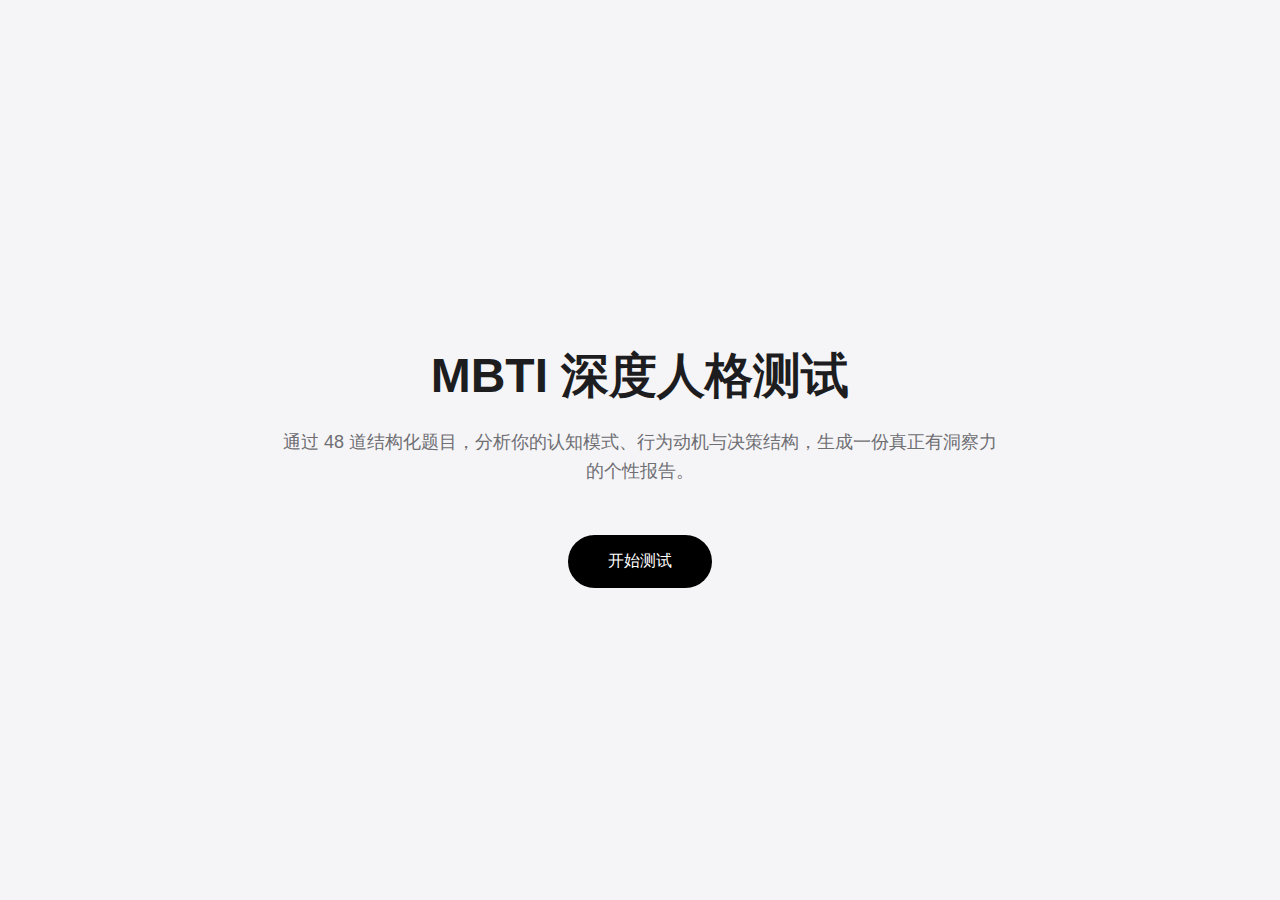
<file: index.html>
<!DOCTYPE html>
<html lang="zh">
<head>
<!-- Google Analytics -->
<script async src="https://www.googletagmanager.com/gtag/js?id=G-09SBQLCFL8"></script>
<script>
window.dataLayer = window.dataLayer || [];
function gtag(){dataLayer.push(arguments);}
gtag('js', new Date());
gtag('config', 'G-09SBQLCFL8');
</script>
<meta charset="UTF-8">
<meta name="viewport" content="width=device-width, initial-scale=1.0">
<title>MBTI 深度人格测试</title>

<style>
body{
margin:0;
font-family:-apple-system,BlinkMacSystemFont,"SF Pro Display","Helvetica Neue",sans-serif;
background:#f5f5f7;
display:flex;
justify-content:center;
align-items:center;
height:100vh;
color:#1d1d1f;
}
.container{
text-align:center;
max-width:720px;
padding:40px;
}
h1{
font-size:48px;
font-weight:600;
margin-bottom:20px;
}
p{
font-size:18px;
color:#6e6e73;
line-height:1.6;
margin-bottom:50px;
}
button{
background:#000;
color:#fff;
border:none;
padding:16px 40px;
border-radius:30px;
font-size:16px;
cursor:pointer;
}
button:hover{opacity:.85;}
</style>
</head>

<body>
<div class="container">
<h1>MBTI 深度人格测试</h1>
<p>通过 48 道结构化题目，分析你的认知模式、行为动机与决策结构，生成一份真正有洞察力的个性报告。</p>
<button onclick="location.href='quiz.html'">开始测试</button>
</div>
</body>
</html>
</file>
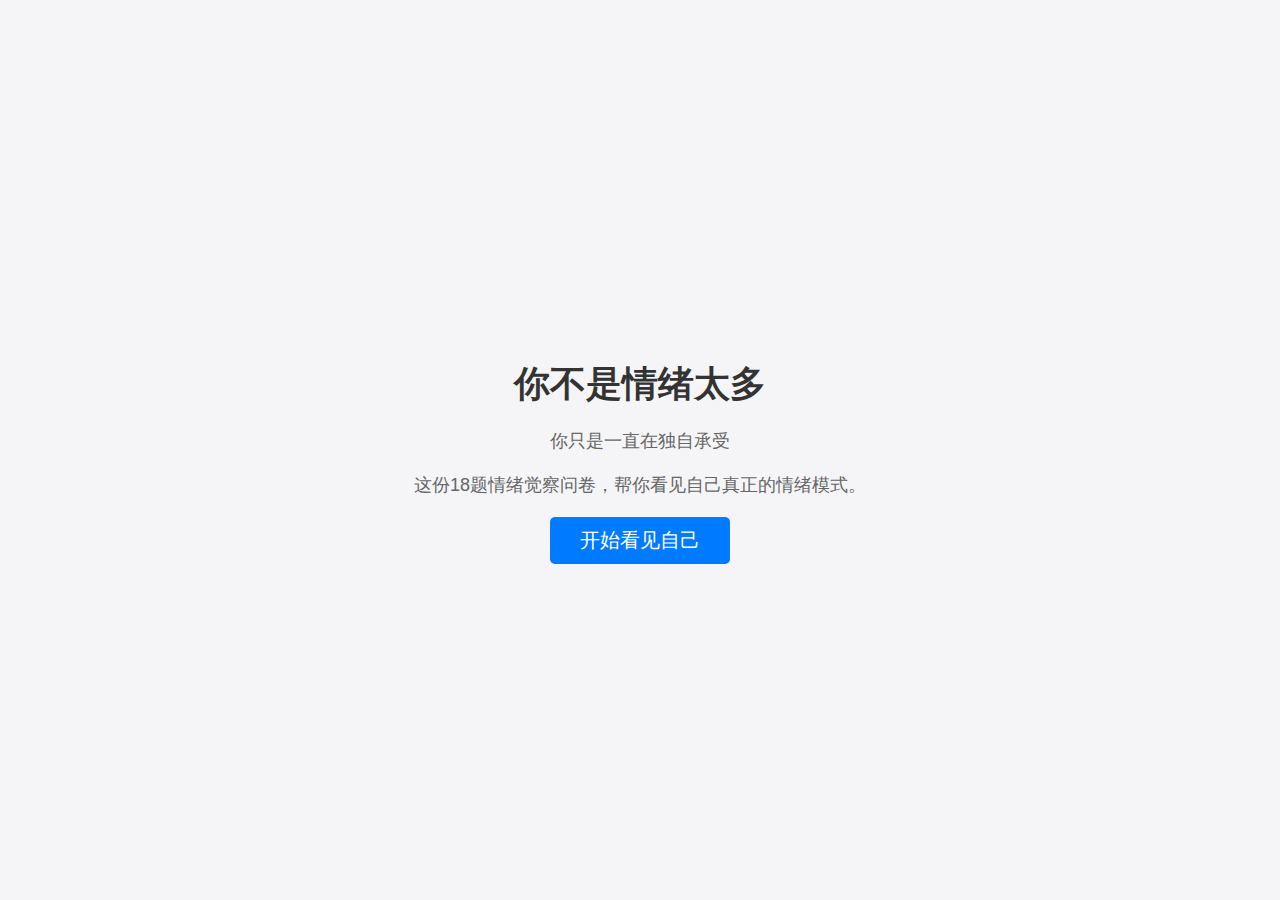
<file: backup_v1/index.html>
<!DOCTYPE html>
<html lang="zh">
<head>
    <meta charset="UTF-8">
    <meta name="viewport" content="width=device-width, initial-scale=1.0">
    <title>情绪觉察入口</title>
    <style>
        body {
            margin: 0;
            font-family: -apple-system, BlinkMacSystemFont, "SF Pro Display", sans-serif;
            background: #f5f5f7;
            display: flex;
            justify-content: center;
            align-items: center;
            height: 100vh;
            text-align: center;
        }
        .container {
            width: 80%;
            max-width: 600px;
        }
        h1 {
            font-size: 36px;
            margin-bottom: 20px;
            color: #333;
        }
        p {
            font-size: 18px;
            color: #666;
            margin-bottom: 20px;
        }
        button {
            background-color: #007bff;
            color: white;
            font-size: 20px;
            padding: 10px 30px;
            border: none;
            cursor: pointer;
            border-radius: 5px;
        }
        button:hover {
            background-color: #0056b3;
        }
    </style>
</head>
<body>
    <div class="container">
        <h1>你不是情绪太多</h1>
        <p>你只是一直在独自承受</p>
        <p>这份18题情绪觉察问卷，帮你看见自己真正的情绪模式。</p>
        <button onclick="window.location.href='questionnaire.html'">开始看见自己</button>
    </div>
</body>
</html>
</file>
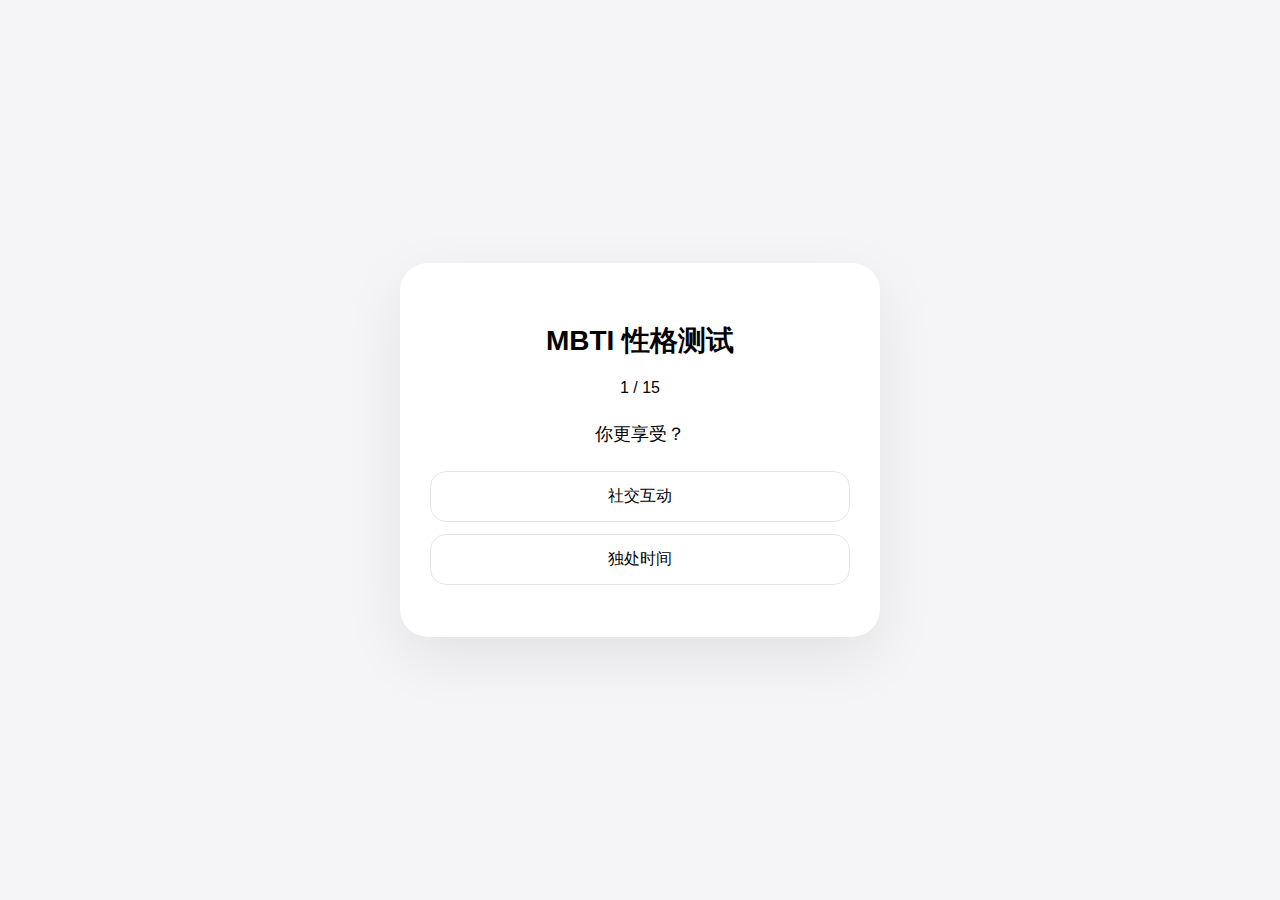
<file: index_backup.html>
<!DOCTYPE html>
<html lang="zh">
<head>
<meta charset="UTF-8">
<meta name="viewport" content="width=device-width, initial-scale=1.0">
<title>MBTI 性格测试</title>

<style>
body{
    margin:0;
    font-family:-apple-system,BlinkMacSystemFont,"SF Pro Display",sans-serif;
    background:#f5f5f7;
    display:flex;
    justify-content:center;
    align-items:center;
    min-height:100vh;
}

.container{
    width:90%;
    max-width:480px;
    text-align:center;
}

.card{
    background:white;
    border-radius:28px;
    padding:40px 30px;
    box-shadow:0 20px 60px rgba(0,0,0,0.08);
}

h1{
    font-size:28px;
    font-weight:600;
}

.question{
    margin:25px 0;
    font-size:18px;
}

.option{
    border:1px solid #e5e5e7;
    border-radius:16px;
    padding:14px;
    margin:12px 0;
    cursor:pointer;
    transition:0.2s;
}
.option:hover{
    background:#f2f2f7;
}

.qr{
    margin-top:25px;
    width:160px;
}

.sub{
    margin-top:15px;
    font-size:14px;
    color:#8e8e93;
    line-height:1.6;
}

.copy-btn{
    margin-top:15px;
    padding:10px 20px;
    border:none;
    border-radius:18px;
    background:black;
    color:white;
    font-size:14px;
    cursor:pointer;
}

#resultPage{ display:none; }
</style>
</head>
<body>

<div class="container">

<div class="card" id="testPage">
    <h1>MBTI 性格测试</h1>
    <div id="progress"></div>
    <div class="question" id="questionText"></div>
    <div id="options"></div>
</div>

<div class="card" id="resultPage">
    <h1 id="resultType"></h1>
    <p id="resultQuote" style="font-size:18px;margin-top:10px;"></p>

    <img src="wechat.png" class="qr">

    <div class="sub">
        扫码关注公众号<br><br>
        发送关键词：
        <b id="keyword"></b>
    </div>

    <button class="copy-btn" id="copyButton" onclick="copyKeyword()">
        一键复制关键词
    </button>

</div>

</div>

<script>
let scores={E:0,I:0,S:0,N:0,T:0,F:0,J:0,P:0};
let current=0;
let currentKeyword="";

const questions=[
["你更享受？","社交互动","独处时间","E","I"],
["你关注？","现实细节","未来可能","S","N"],
["做决定时？","理性分析","情感考虑","T","F"],
["做事风格？","按计划","随性","J","P"],
["别人眼中你？","外向","内向","E","I"],
["学习方式？","实际操作","概念理解","S","N"],
["冲突时？","讲逻辑","讲感受","T","F"],
["工作节奏？","提前规划","临时应变","J","P"],
["你更喜欢？","团队合作","独立完成","E","I"],
["思考习惯？","具体","抽象","S","N"],
["你更看重？","效率","关系","T","F"],
["生活状态？","有序","自由","J","P"],
["社交能量？","越聊越兴奋","聊久会累","E","I"],
["解决问题？","经验","灵感","S","N"],
["评价自己？","冷静","温柔","T","F"]
];

const quotes={
INTJ:"冷静布局者，天生的战略思考者。",
INTP:"逻辑构建者，用理性探索世界。",
ENTJ:"掌控全局的领导型人格。",
ENTP:"天生创新者，挑战一切可能。",
INFJ:"洞察人心的理想主义者。",
INFP:"温柔且坚定的灵魂。",
ENFJ:"点燃他人的引领者。",
ENFP:"充满激情的梦想家。",
ISTJ:"秩序与责任的执行者。",
ISFJ:"默默守护的温暖力量。",
ESTJ:"规则与效率的制定者。",
ESFJ:"关系连接的桥梁。",
ISTP:"冷静务实的实践派。",
ISFP:"自由而敏感的艺术灵魂。",
ESTP:"现实行动的掌控者。",
ESFP:"活力四射的氛围担当。"
};

function loadQuestion(){
    document.getElementById("progress").innerText=(current+1)+" / 15";
    document.getElementById("questionText").innerText=questions[current][0];
    let optionsDiv=document.getElementById("options");
    optionsDiv.innerHTML="";
    for(let i=1;i<=2;i++){
        let div=document.createElement("div");
        div.className="option";
        div.innerText=questions[current][i];
        div.onclick=()=>selectAnswer(questions[current][i+2]);
        optionsDiv.appendChild(div);
    }
}

function selectAnswer(type){
    scores[type]++;
    current++;
    if(current<questions.length){
        loadQuestion();
    }else{
        showResult();
    }
}

function showResult(){
    let result="";
    result+=scores.E>=scores.I?"E":"I";
    result+=scores.S>=scores.N?"S":"N";
    result+=scores.T>=scores.F?"T":"F";
    result+=scores.J>=scores.P?"J":"P";

    currentKeyword="MBTI"+result+"2026";

    document.getElementById("testPage").style.display="none";
    document.getElementById("resultPage").style.display="block";
    document.getElementById("resultType").innerText="你的类型是 "+result;
    document.getElementById("resultQuote").innerText=quotes[result];
    document.getElementById("keyword").innerText=currentKeyword;
}

function copyKeyword(){
    navigator.clipboard.writeText(currentKeyword).then(()=>{
        let btn=document.getElementById("copyButton");
        btn.innerText="已复制 ✓";
        btn.style.background="#34c759";
    });
}

loadQuestion();
</script>

</body>
</html>
</file>
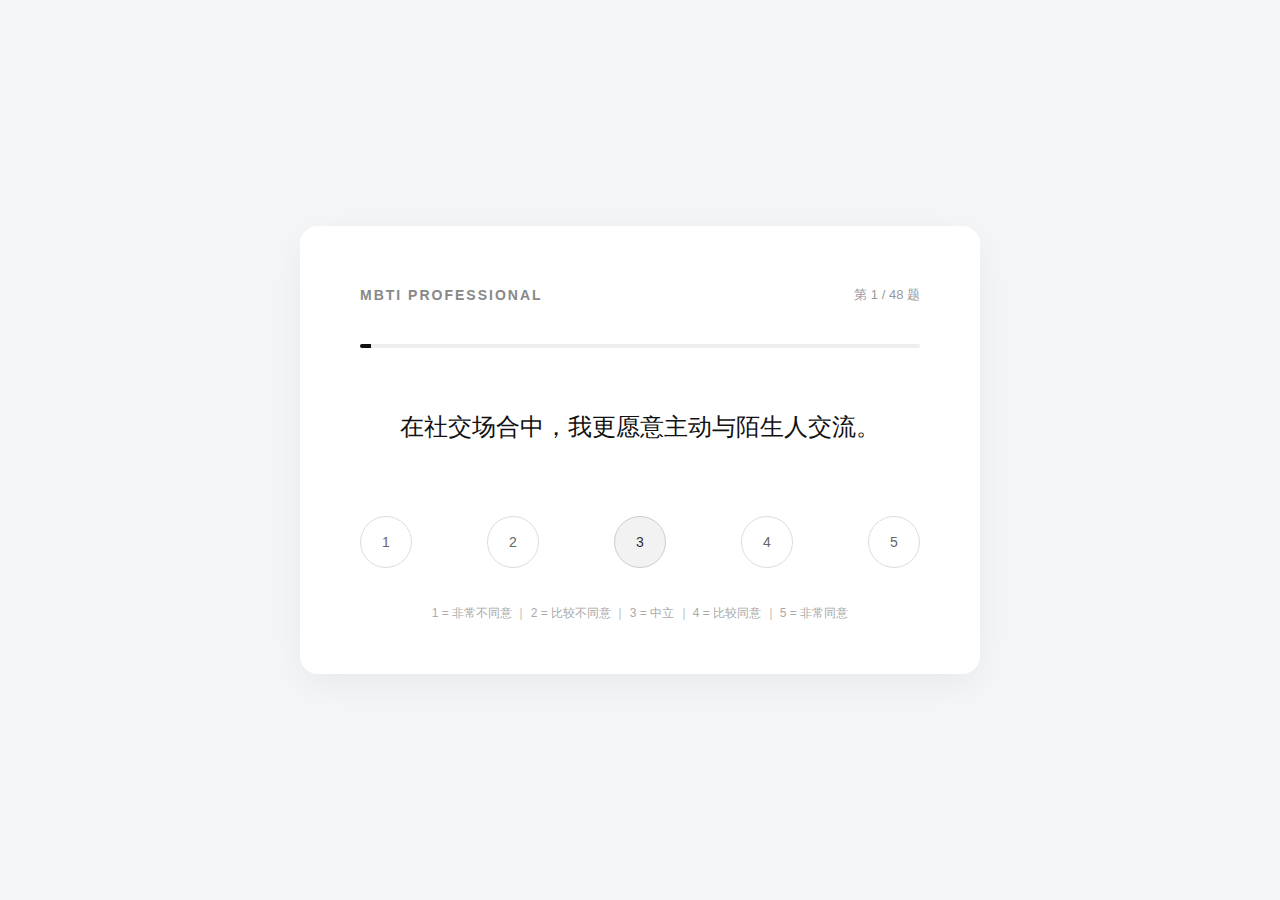
<file: preview.html>
<!DOCTYPE html>
<html lang="zh">
<head>
<meta charset="UTF-8">
<meta name="viewport" content="width=device-width, initial-scale=1.0">
<title>MBTI Professional Assessment</title>

<style>
*{
    box-sizing:border-box;
}

body{
    margin:0;
    font-family:-apple-system,BlinkMacSystemFont,"SF Pro Display","Helvetica Neue",sans-serif;
    background:#f5f6f8;
    color:#111;
    display:flex;
    justify-content:center;
    align-items:center;
    height:100vh;
}

.card{
    width:92%;
    max-width:680px;
    background:#ffffff;
    padding:60px 60px 50px 60px;
    border-radius:18px;
    box-shadow:0 10px 40px rgba(0,0,0,0.06);
    transition:all 0.3s ease;
}

.header{
    display:flex;
    justify-content:space-between;
    align-items:center;
    margin-bottom:40px;
}

.logo{
    font-size:14px;
    letter-spacing:2px;
    font-weight:600;
    color:#888;
}

.progress-text{
    font-size:13px;
    color:#999;
}

.progress-bar{
    width:100%;
    height:4px;
    background:#eee;
    border-radius:4px;
    overflow:hidden;
    margin-top:15px;
}

.progress-fill{
    width:2%;
    height:100%;
    background:#111;
    transition:width 0.4s ease;
}

.question{
    font-size:24px;
    font-weight:500;
    line-height:1.6;
    margin:60px 0 70px 0;
    text-align:center;
}

.scale{
    display:flex;
    justify-content:space-between;
    align-items:center;
}

.option{
    width:52px;
    height:52px;
    border-radius:50%;
    border:1px solid #ddd;
    display:flex;
    justify-content:center;
    align-items:center;
    cursor:pointer;
    transition:all 0.25s ease;
    font-size:14px;
    color:#666;
    background:#fff;
}

.option:nth-child(3){
    background:#f2f2f2;
    border-color:#ccc;
    color:#333;
}

.option:hover{
    background:#111;
    color:#fff;
    border-color:#111;
    transform:translateY(-2px);
}

.legend{
    margin-top:35px;
    font-size:12px;
    color:#aaa;
    text-align:center;
    line-height:1.8;
}
</style>
</head>

<body>

<div class="card">

    <div class="header">
        <div class="logo">MBTI PROFESSIONAL</div>
        <div class="progress-text">第 1 / 48 题</div>
    </div>

    <div class="progress-bar">
        <div class="progress-fill"></div>
    </div>

    <div class="question">
        在社交场合中，我更愿意主动与陌生人交流。
    </div>

    <div class="scale">
        <div class="option">1</div>
        <div class="option">2</div>
        <div class="option">3</div>
        <div class="option">4</div>
        <div class="option">5</div>
    </div>

    <div class="legend">
        1 = 非常不同意 ｜ 2 = 比较不同意 ｜ 3 = 中立 ｜ 4 = 比较同意 ｜ 5 = 非常同意
    </div>

</div>

</body>
</html>
</file>
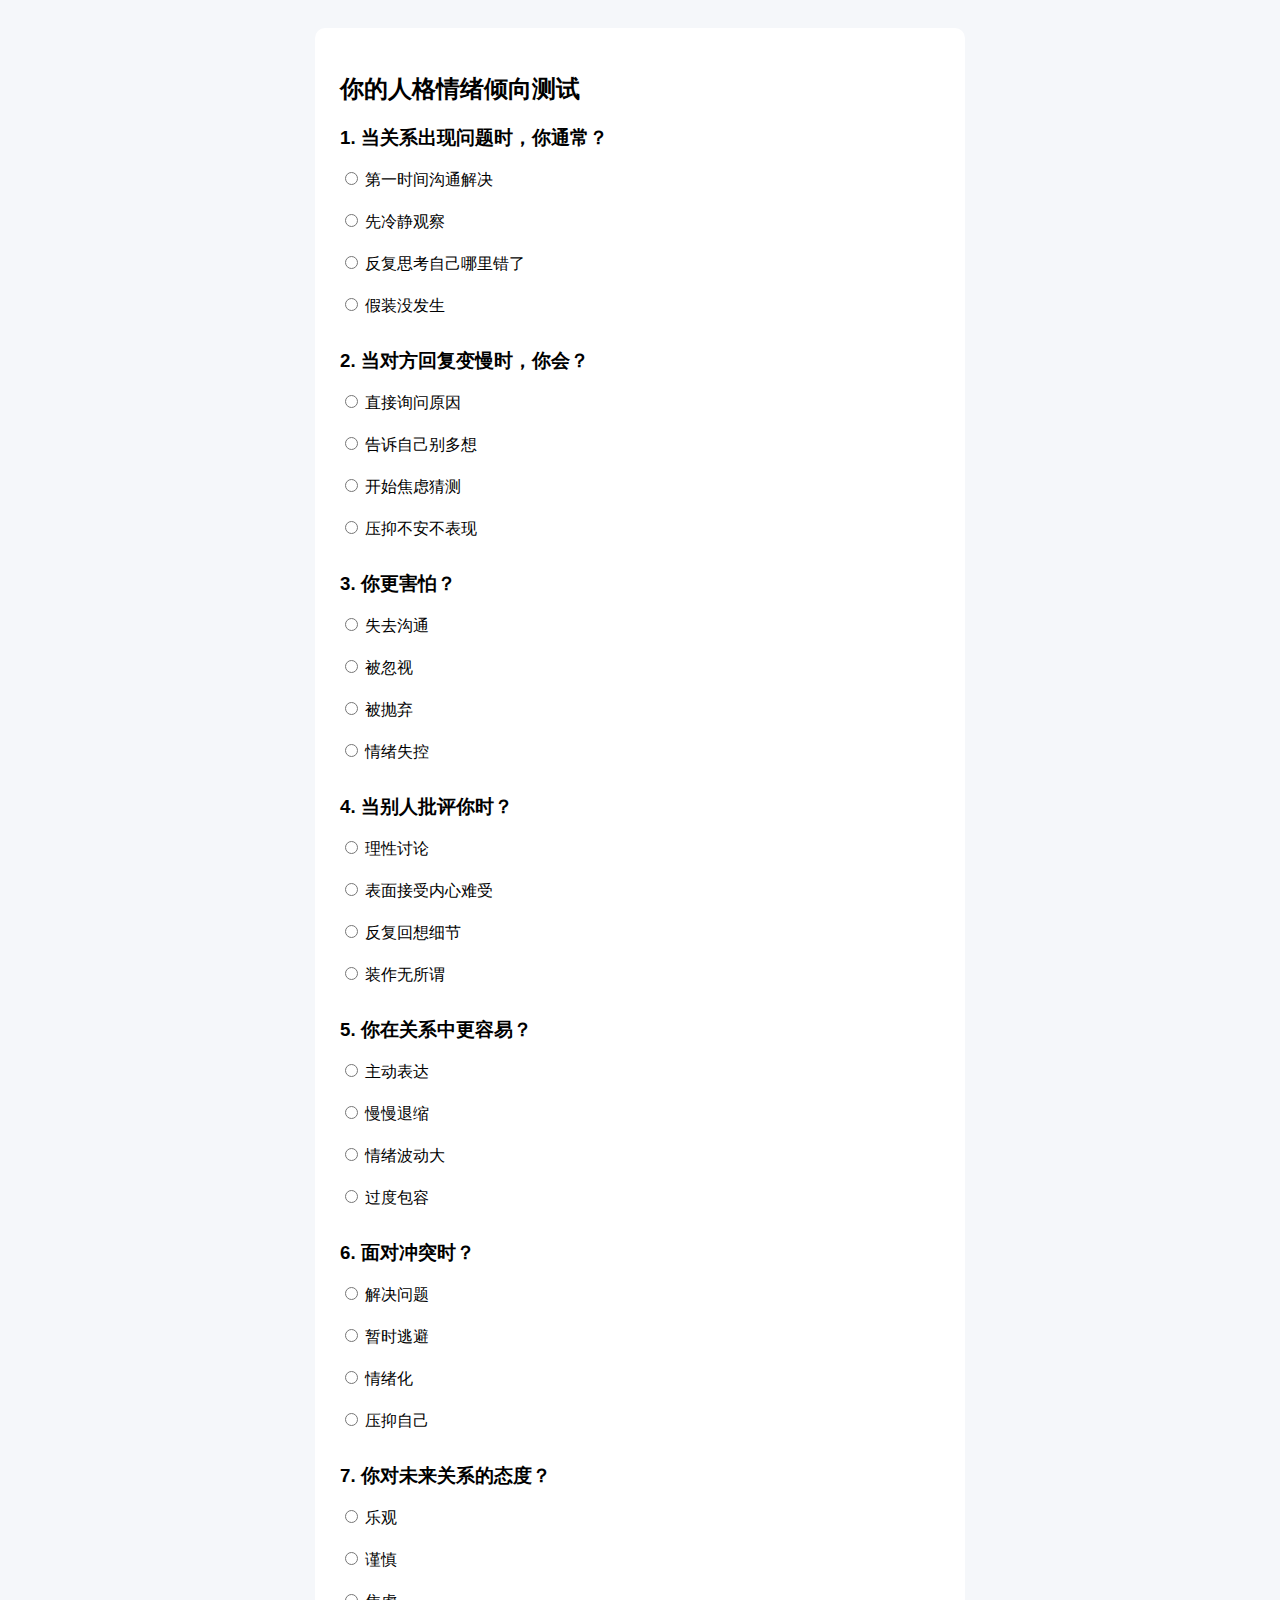
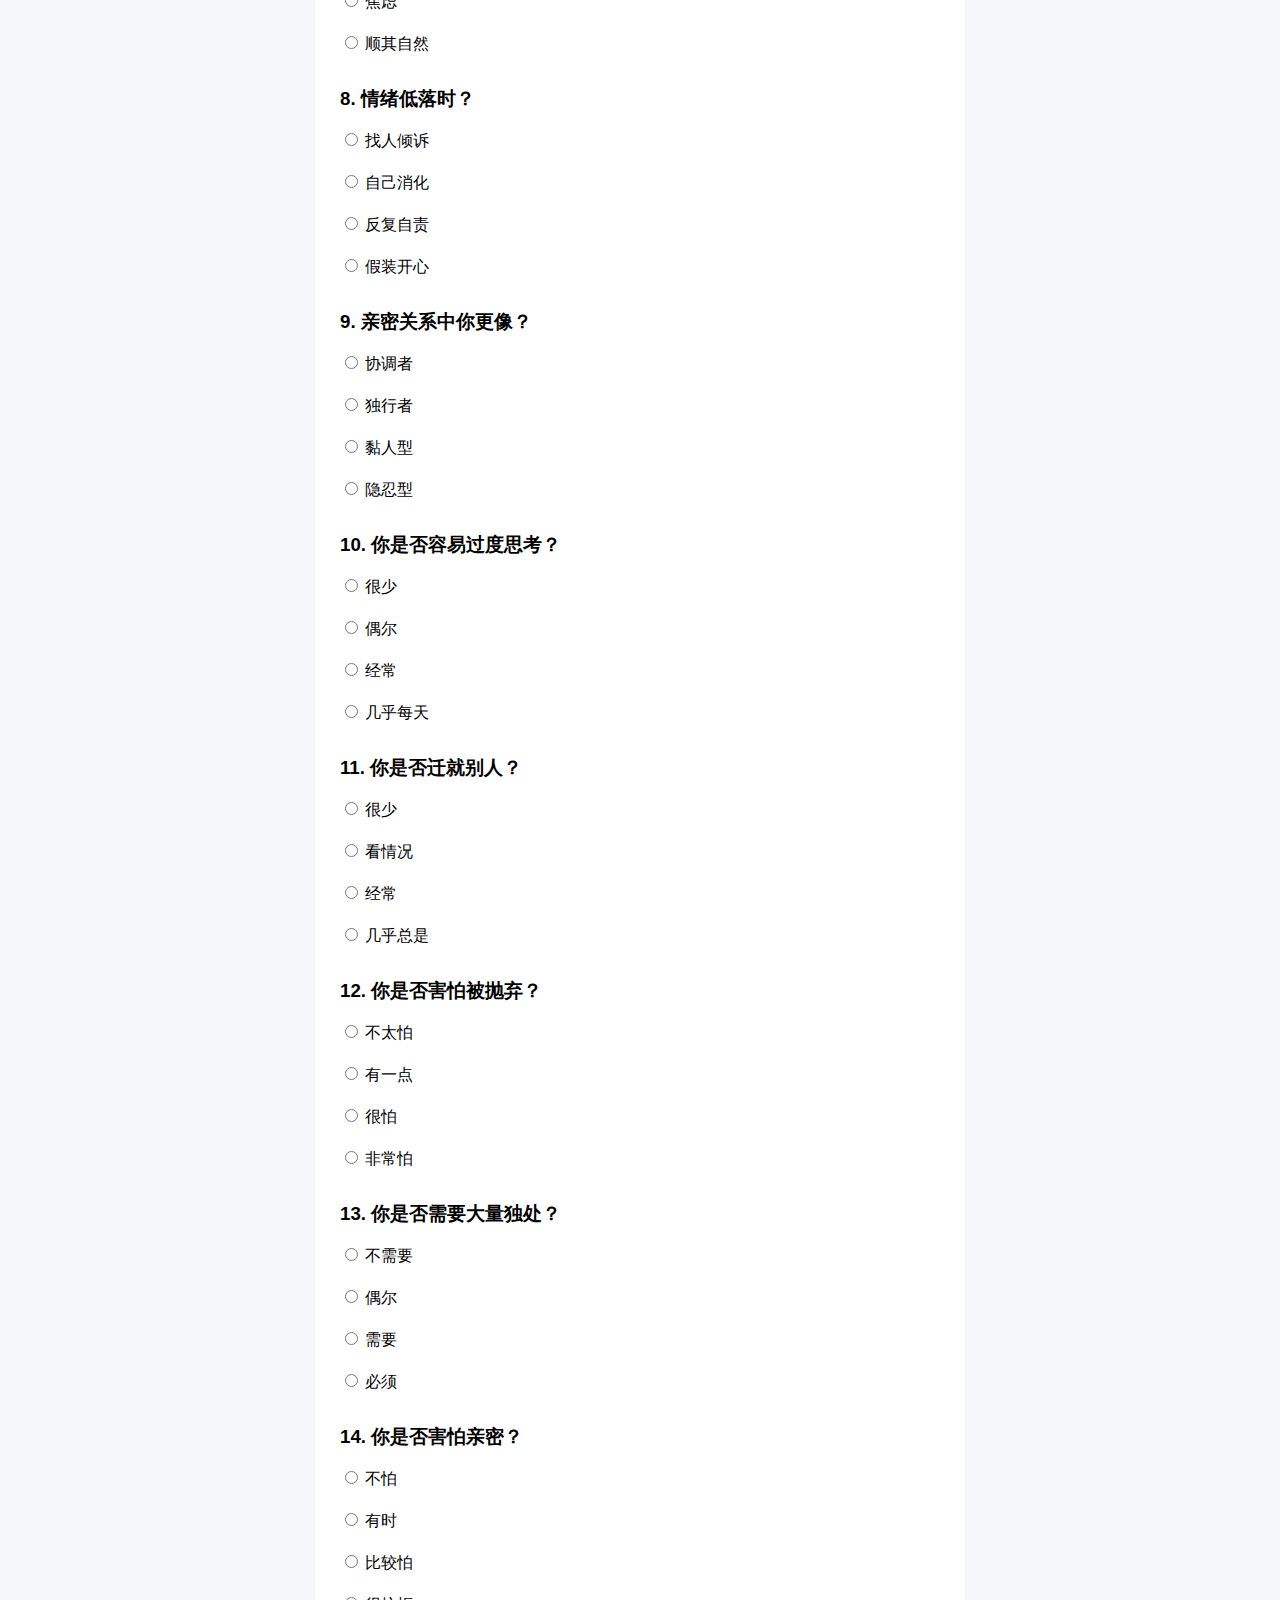
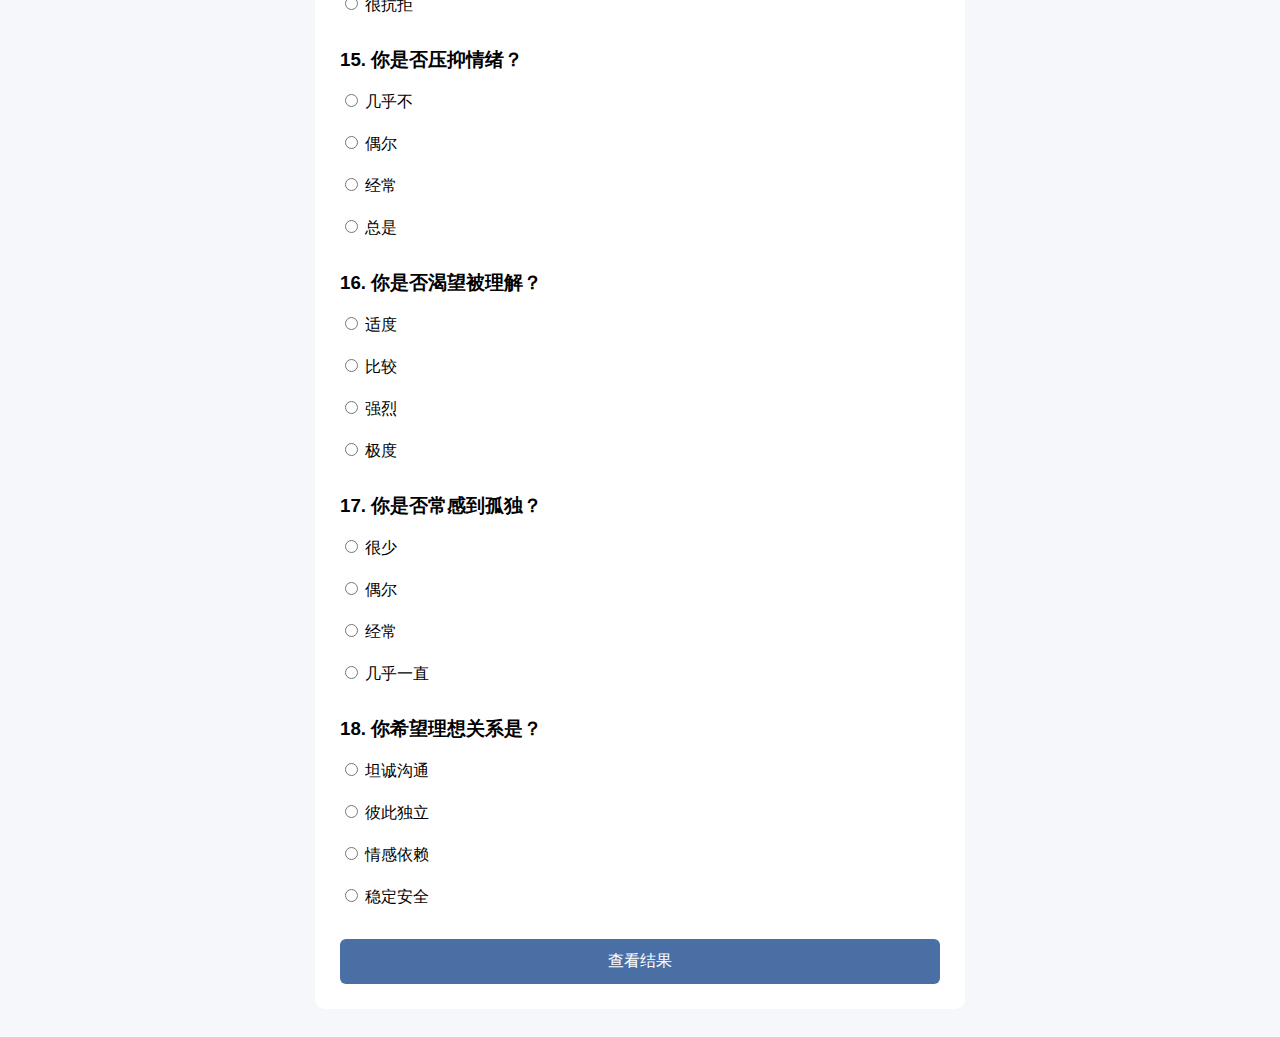
<file: questionnaire.html>
<!DOCTYPE html>
<html lang="zh">
<head>
<meta charset="UTF-8">
<title>人格情绪测试</title>
<style>
body { font-family: Arial; background:#f5f7fa; padding:20px; }
.container { max-width:600px; margin:auto; background:white; padding:25px; border-radius:10px; }
.question { margin-bottom:25px; }
.question h3 { margin-bottom:12px; }
.option { display:block; margin-bottom:8px; padding:6px 0; }
button { width:100%; padding:12px; background:#4a6fa5; color:white; border:none; border-radius:6px; font-size:16px; }
button:hover { background:#3a5a85; }
</style>
</head>
<body>

<div class="container">
<h2>你的人格情绪倾向测试</h2>
<form id="quizForm">
<div id="questions"></div>
<button type="submit">查看结果</button>
</form>
</div>

<script>
const questions = [
{
q:"1. 当关系出现问题时，你通常？",
o:["第一时间沟通解决","先冷静观察","反复思考自己哪里错了","假装没发生"]
},
{
q:"2. 当对方回复变慢时，你会？",
o:["直接询问原因","告诉自己别多想","开始焦虑猜测","压抑不安不表现"]
},
{
q:"3. 你更害怕？",
o:["失去沟通","被忽视","被抛弃","情绪失控"]
},
{
q:"4. 当别人批评你时？",
o:["理性讨论","表面接受内心难受","反复回想细节","装作无所谓"]
},
{
q:"5. 你在关系中更容易？",
o:["主动表达","慢慢退缩","情绪波动大","过度包容"]
},
{
q:"6. 面对冲突时？",
o:["解决问题","暂时逃避","情绪化","压抑自己"]
},
{
q:"7. 你对未来关系的态度？",
o:["乐观","谨慎","焦虑","顺其自然"]
},
{
q:"8. 情绪低落时？",
o:["找人倾诉","自己消化","反复自责","假装开心"]
},
{
q:"9. 亲密关系中你更像？",
o:["协调者","独行者","黏人型","隐忍型"]
},
{
q:"10. 你是否容易过度思考？",
o:["很少","偶尔","经常","几乎每天"]
},
{
q:"11. 你是否迁就别人？",
o:["很少","看情况","经常","几乎总是"]
},
{
q:"12. 你是否害怕被抛弃？",
o:["不太怕","有一点","很怕","非常怕"]
},
{
q:"13. 你是否需要大量独处？",
o:["不需要","偶尔","需要","必须"]
},
{
q:"14. 你是否害怕亲密？",
o:["不怕","有时","比较怕","很抗拒"]
},
{
q:"15. 你是否压抑情绪？",
o:["几乎不","偶尔","经常","总是"]
},
{
q:"16. 你是否渴望被理解？",
o:["适度","比较","强烈","极度"]
},
{
q:"17. 你是否常感到孤独？",
o:["很少","偶尔","经常","几乎一直"]
},
{
q:"18. 你希望理想关系是？",
o:["坦诚沟通","彼此独立","情感依赖","稳定安全"]
}
];

const container = document.getElementById("questions");

questions.forEach((item,index)=>{
const div=document.createElement("div");
div.className="question";
div.innerHTML="<h3>"+item.q+"</h3>";

item.o.forEach((opt,i)=>{
div.innerHTML+=`
<label class="option">
<input type="radio" name="q${index}" value="${i}" required>
${opt}
</label>
`;
});

container.appendChild(div);
});

document.getElementById("quizForm").addEventListener("submit",function(e){
e.preventDefault();
let scores=[0,0,0,0];
const formData=new FormData(this);
for(let value of formData.values()){
scores[value]++;
}

let resultType="成长型";
if(scores[2]>6) resultType="焦虑型";
else if(scores[1]>6) resultType="回避型";
else if(scores[3]>6) resultType="压抑型";

localStorage.setItem("resultType",resultType);
window.location.href="result.html";
});
</script>

</body>
</html>
</file>
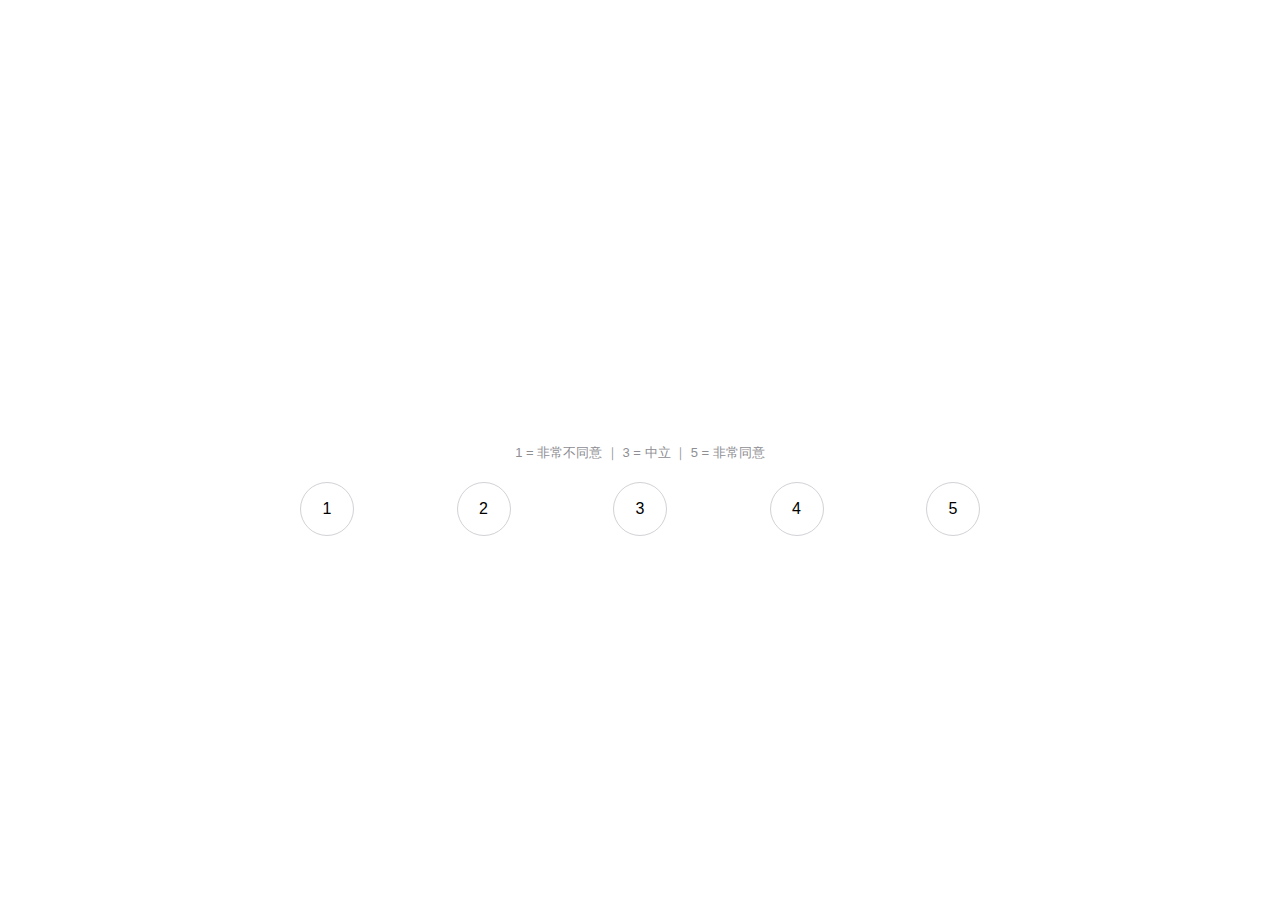
<file: quiz.html>
<!DOCTYPE html>
<html lang="zh">
<head>
<!-- Google Analytics -->
<script async src="https://www.googletagmanager.com/gtag/js?id=G-09SBQLCFL8"></script>
<script>
window.dataLayer = window.dataLayer || [];
function gtag(){dataLayer.push(arguments);}
gtag('js', new Date());
gtag('config', 'G-09SBQLCFL8');
</script>
<meta charset="UTF-8">
<meta name="viewport" content="width=device-width, initial-scale=1.0">
<title>MBTI 测试</title>
<script src="mbti.js"></script>

<style>
body{
margin:0;
font-family:-apple-system,BlinkMacSystemFont,"SF Pro Text","Helvetica Neue",sans-serif;
background:#ffffff;
display:flex;
justify-content:center;
align-items:center;
min-height:100vh;
}

.container{
width:680px;
text-align:center;
}

.progress{
font-size:14px;
color:#8e8e93;
margin-bottom:40px;
}

.question{
font-size:24px;
margin-bottom:80px;
line-height:1.6;
}

.scale-guide{
font-size:13px;
color:#8e8e93;
margin-bottom:20px;
}

.options{
display:flex;
justify-content:space-between;
}

.btn{
width:52px;
height:52px;
border-radius:50%;
border:1px solid #d2d2d7;
display:flex;
align-items:center;
justify-content:center;
cursor:pointer;
transition:.2s;
}

.btn:hover{
background:#000;
color:#fff;
}
</style>
</head>

<body>

<div class="container">

<div class="progress" id="progress"></div>

<div class="question" id="question"></div>

<div class="scale-guide">
1 = 非常不同意 ｜ 3 = 中立 ｜ 5 = 非常同意
</div>

<div class="options">
<div class="btn" onclick="answer(1)">1</div>
<div class="btn" onclick="answer(2)">2</div>
<div class="btn" onclick="answer(3)">3</div>
<div class="btn" onclick="answer(4)">4</div>
<div class="btn" onclick="answer(5)">5</div>
</div>

</div>

<script>
let currentIndex=0;
let scores={E:0,I:0,S:0,N:0,T:0,F:0,J:0,P:0};

function loadQuestion(){
document.getElementById("question").innerText=questions[currentIndex].text;
document.getElementById("progress").innerText=(currentIndex+1)+" / "+questions.length;
}

function answer(val){
let dim=questions[currentIndex].dimension;
let opposite={E:"I",S:"N",T:"F",J:"P"}[dim];
let score=val-3;
if(score>0){scores[dim]+=score;}
if(score<0){scores[opposite]+=Math.abs(score);}
currentIndex++;
if(currentIndex<questions.length){
loadQuestion();
}else{
localStorage.setItem("mbtiScores",JSON.stringify(scores));
window.location.href="result.html";
}
}
loadQuestion();
</script>

</body>
</html>
</file>
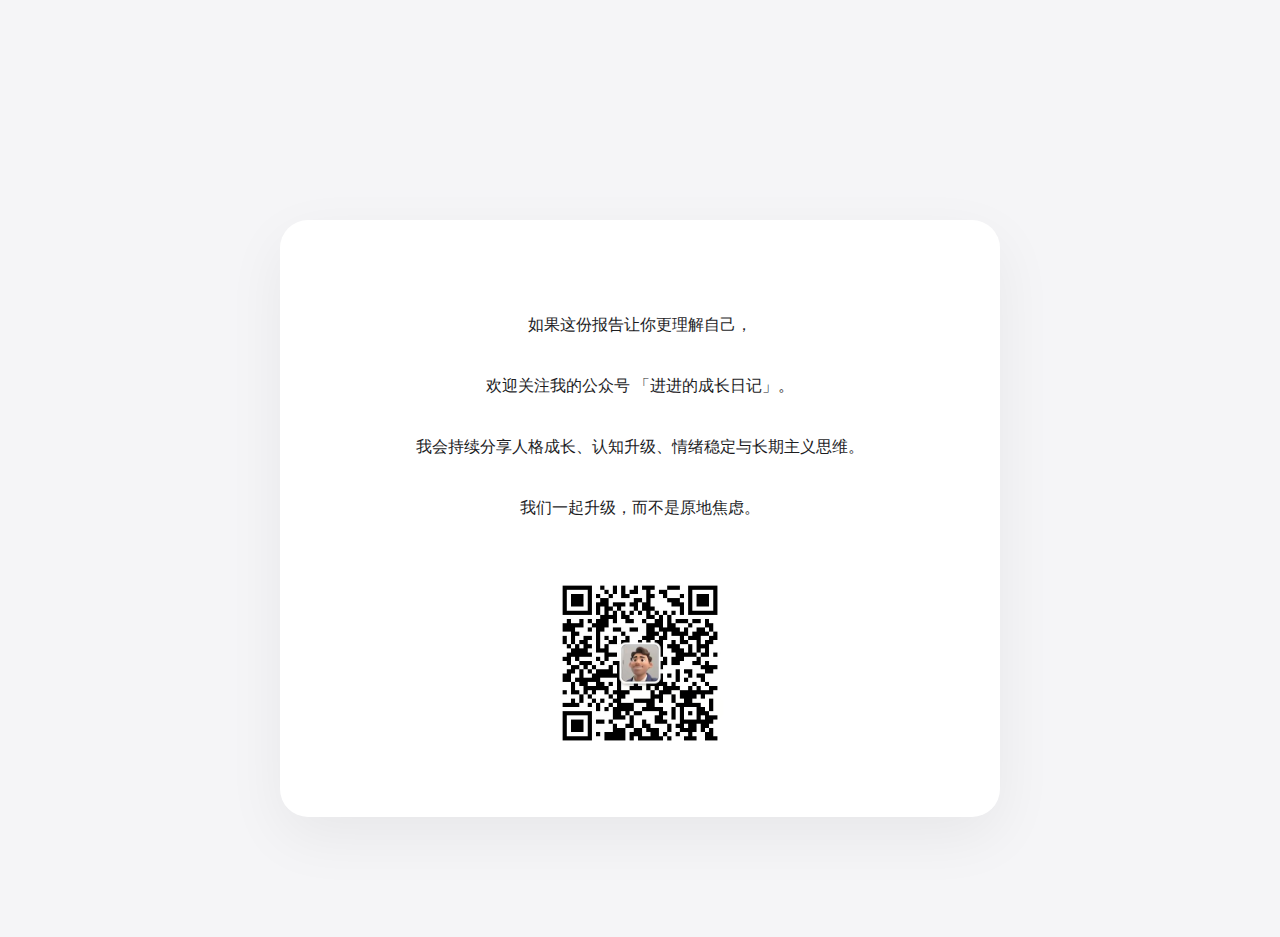
<file: result.html>
<!DOCTYPE html>
<html lang="zh">
<head>
<!-- Google Analytics -->
<script async src="https://www.googletagmanager.com/gtag/js?id=G-09SBQLCFL8"></script>
<script>
window.dataLayer = window.dataLayer || [];
function gtag(){dataLayer.push(arguments);}
gtag('js', new Date());
gtag('config', 'G-09SBQLCFL8');
</script>
<meta charset="UTF-8">
<meta name="viewport" content="width=device-width, initial-scale=1.0">
<title>测试结果</title>
<script src="mbti.js"></script>

<style>
body{
margin:0;
font-family:-apple-system,BlinkMacSystemFont,"SF Pro Text","Helvetica Neue",sans-serif;
background:#f5f5f7;
display:flex;
justify-content:center;
}

.container{
width:720px;
padding:120px 20px;
text-align:center;
}

.type{
font-size:48px;
font-weight:600;
margin-bottom:40px;
}

.text{
font-size:17px;
line-height:1.9;
color:#1d1d1f;
margin-bottom:100px;
white-space:pre-line;
text-align:left;
}

.cta-box{
background:#ffffff;
border-radius:28px;
padding:60px 40px;
box-shadow:0 20px 60px rgba(0,0,0,0.06);
}

.cta-text{
font-size:16px;
line-height:1.9;
color:#1d1d1f;
margin-bottom:40px;
white-space:pre-line;
}

.qr img{
width:180px;
margin-top:10px;
}
</style>
</head>

<body>

<div class="container">

<div class="type" id="type"></div>
<div class="text" id="text"></div>

<div class="cta-box">

<div class="cta-text">
如果这份报告让你更理解自己，

欢迎关注我的公众号 「进进的成长日记」。

我会持续分享人格成长、认知升级、情绪稳定与长期主义思维。

我们一起升级，而不是原地焦虑。
</div>

<div class="qr">
<img src="wechat.png" alt="公众号二维码">
</div>

</div>

</div>

<script>
const scores=JSON.parse(localStorage.getItem("mbtiScores"));
const type=calculateType(scores);
document.getElementById("type").innerText=type+" 人格";

const reports={

INTJ:`你是高度战略型人格。你看问题习惯站在系统与长期结构之上，而不是停留在表面现象。你天生具备逻辑整合能力与趋势判断能力，这让你在复杂环境中依然能够保持清醒。你对效率和能力要求极高，对自己更是如此。很多人无法理解你的冷静，其实那是一种高度自律的理性克制。

在决策层面，你优先考虑逻辑闭环与可持续性，而不是情绪波动。你不轻易表达，但一旦确定目标，就会持续推进。你最大的优势是前瞻性与战略耐心。

成长建议：适度表达情感，让他人理解你的内在动机，会让你的影响力进一步放大。你本身就是长期主义的代表人物。`,

INTP:`你是典型的思辨型人格。你对知识的渴望源于对真理的追求，而不是功利目的。你擅长抽象思维，能从底层逻辑拆解复杂问题。很多创新思想往往来自你这样的深度思考者。

你在社交中可能显得安静，但你的大脑始终在高速运转。你不轻易附和他人，因为你更尊重事实与逻辑一致性。你的优势在于独立思考与概念创造能力。

成长建议：将你的思想结构转化为可输出成果，会让你的价值更容易被世界看见。你的深度，是极其稀缺的资源。`,

ENTJ:`你是天生的推动者。你对目标敏锐，对效率执着，对结果负责。你能够快速识别问题核心，并做出果断决策。你在人群中往往自然成为领导者，因为你具备承担风险的勇气。

你对自我要求高，也对环境要求高。你不满足于平庸，更追求规模化成果。你的优势在于战略视角与执行整合能力。

成长建议：在强势推进之外，增加情绪层面的连接，会让团队更稳固。你是典型的成事型人格，未来上限极高。`,

ENTP:`你拥有极强的创新能力与表达能力。你擅长从不同维度思考问题，能够迅速找到突破口。你对新观点充满兴趣，也善于在讨论中激发灵感。

你不喜欢被固定模式限制，你更适合动态变化环境。你的优势在于创意整合与资源调动能力。

成长建议：增强持续执行力，会让你的创意真正落地。你本质上是时代变化的适配者。`,

INFJ:`你内在深刻而敏感，善于洞察人性与情绪。你对意义的追求远超物质层面。你希望自己的存在能够对他人产生正向影响。

你拥有强大的共情能力与洞察力，这让你在关系中极具温度。你不张扬，但影响深远。

成长建议：保护好自己的情绪边界，避免过度消耗。你的温柔与坚定，是非常高级的力量。`,

INFP:`你是理想主义的代表。你忠于内心价值观，追求真实与意义。你对情感细腻，对关系真诚。

你不轻易妥协，因为你对内在一致性非常重视。你的优势在于创作力与情感表达能力。

成长建议：建立现实执行框架，让理想逐步落地。你本质上拥有极强精神力量。`,

ENFJ:`你具有天然的感染力与号召力。你善于理解他人需求，并主动提供支持。你希望团队向更好的方向成长。

你擅长连接资源与人心，是优秀的协调者与推动者。

成长建议：在照顾他人同时，也要关注自身需求。你是温暖而坚定的领航者。`,

ENFP:`你充满活力与想象力。你喜欢探索新体验，也擅长激励他人。你在人群中往往自带光芒。

你不喜欢枯燥重复，更适合创造与表达型领域。

成长建议：建立稳定节奏，减少分散注意力。你的创造力非常有潜力。`,

ISTJ:`你稳重务实，执行力强。你重视规则与承诺，是可靠的代表人物。你习惯有序完成任务。

你的优势在于持续性与责任感。

成长建议：适度尝试新方法，会拓宽成长空间。你是现实世界的基石。`,

ISFJ:`你温柔细腻，重视关系与责任。你愿意为他人付出，也渴望稳定环境。

你的优势在于体贴与忠诚。

成长建议：表达真实需求，避免过度压抑。你的善意本身就是力量。`,

ESTJ:`你果断直接，组织能力强。你重视效率与成果。你适合管理与决策岗位。

你的优势在于行动力与结构思维。

成长建议：增加柔性沟通，会增强团队凝聚力。你是执行系统的重要核心。`,

ESFJ:`你关注群体氛围，擅长建立关系网络。你希望他人被照顾到。

你的优势在于人际维护与协调能力。

成长建议：适当独立决策，增强边界意识。你是团队的稳定力量。`,

ISTP:`你冷静理性，善于实操。你擅长快速解决问题。

你的优势在于独立分析与技术执行。

成长建议：主动表达思考，会增加外部理解。你具备强大行动潜力。`,

ISFP:`你细腻敏锐，重视感受与体验。你不喜欢被强迫，而更追求真实。

你的优势在于审美与情绪理解能力。

成长建议：建立长期目标，会增强稳定性。你拥有独特气质。`,

ESTP:`你行动果断，适应力强。你擅长抓住机会。

你的优势在于现实判断与执行速度。

成长建议：增加长期规划，会让成功更稳固。你是实践型强者。`,

ESFP:`你热情开朗，善于活跃气氛。你喜欢真实互动。

你的优势在于感染力与表达能力。

成长建议：增强持续专注，会放大成果。你的能量极具吸引力。`

};

document.getElementById("text").innerText=reports[type];

</script>

</body>
</html>
</file>
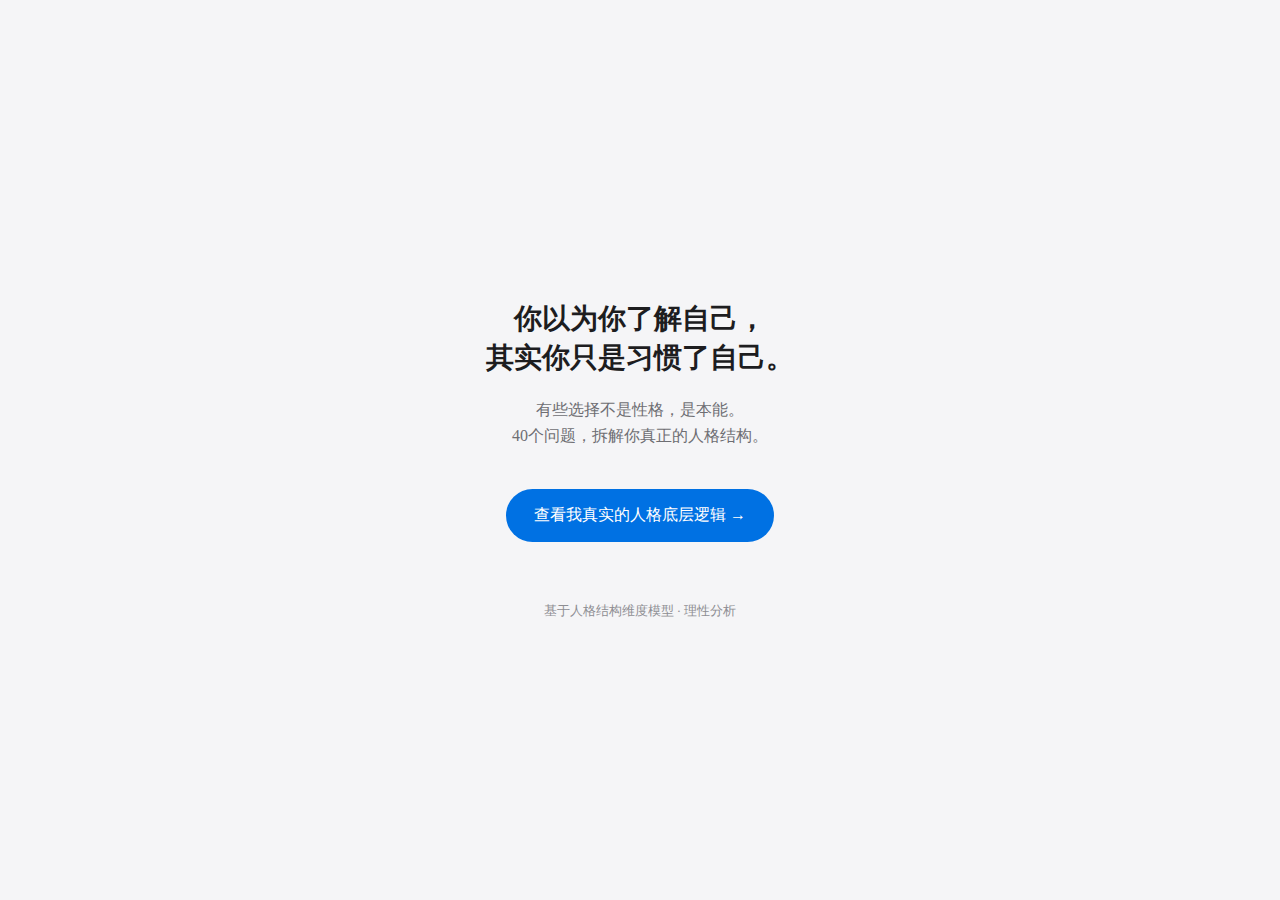
<file: start.html>
<!DOCTYPE html>
<html lang="zh">
<head>
<meta charset="UTF-8">
<meta name="viewport" content="width=device-width, initial-scale=1.0">
<title>人格测试入口</title>
<style>

body{
margin:0;
background:#f5f5f7;
font-family:-apple-system,BlinkMacSystemFont,"Helvetica Neue";
display:flex;
justify-content:center;
align-items:center;
height:100vh;
}

.container{
text-align:center;
width:90%;
max-width:500px;
}

h1{
font-size:28px;
font-weight:600;
color:#1d1d1f;
margin-bottom:20px;
line-height:1.4;
}

p{
font-size:16px;
color:#6e6e73;
margin-bottom:40px;
line-height:1.6;
}

.button{
display:inline-block;
padding:16px 28px;
border-radius:28px;
background:#0071e3;
color:white;
font-size:16px;
text-decoration:none;
transition:all 0.25s ease;
}

.button:hover{
transform:scale(1.05);
box-shadow:0 8px 20px rgba(0,113,227,0.25);
}

.footer{
margin-top:60px;
font-size:13px;
color:#8e8e93;
}

</style>
</head>
<body>

<div class="container">

<h1>
你以为你了解自己，<br>
其实你只是习惯了自己。
</h1>

<p>
有些选择不是性格，是本能。<br>
40个问题，拆解你真正的人格结构。
</p>

<a href="index.html" class="button">
查看我真实的人格底层逻辑 →
</a>

<div class="footer">
基于人格结构维度模型 · 理性分析
</div>

</div>

</body>
</html>
</file>
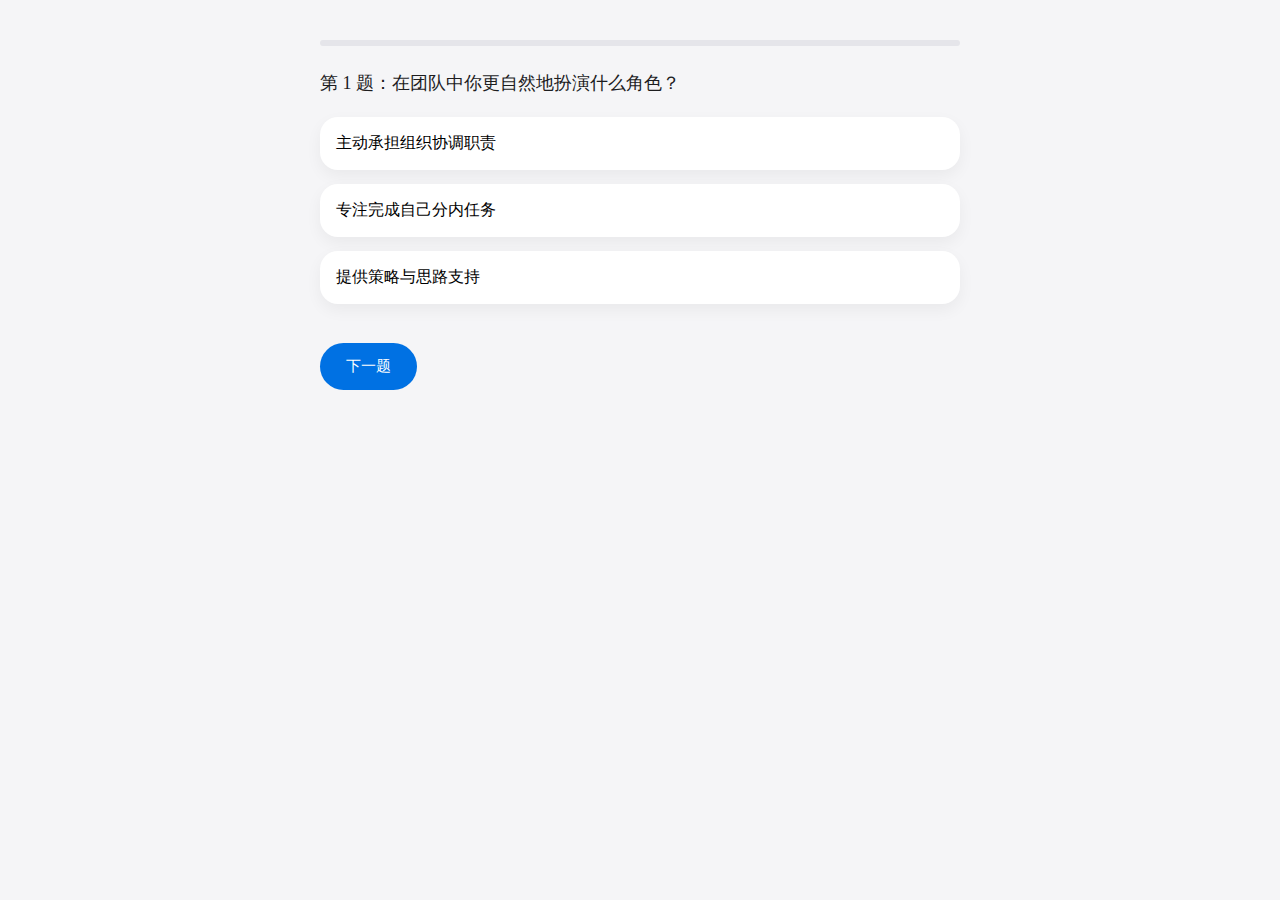
<file: backup_v1/quiz.html>
<!DOCTYPE html>
<html lang="zh">
<head>
<meta charset="UTF-8">
<meta name="viewport" content="width=device-width, initial-scale=1.0">
<title>人格测试</title>
<style>
body{margin:0;background:#f5f5f7;font-family:-apple-system,BlinkMacSystemFont;display:flex;justify-content:center;}
.container{width:90%;max-width:640px;margin-top:40px;}
.progress{height:6px;background:#e5e5ea;border-radius:10px;overflow:hidden;margin-bottom:25px;}
.bar{height:100%;width:0%;background:#0071e3;transition:.3s;}
.question{font-size:18px;margin-bottom:22px;color:#1d1d1f;font-weight:500;}
.option{background:#fff;padding:16px;margin-bottom:14px;border-radius:18px;cursor:pointer;transition:.2s;box-shadow:0 6px 16px rgba(0,0,0,.05);}
.option.selected{transform:scale(1.03);border:2px solid #0071e3;}
button{margin-top:25px;padding:14px 26px;border:none;border-radius:26px;background:#0071e3;color:#fff;font-size:15px;}
</style>
</head>
<body>

<div class="container">
<div class="progress"><div class="bar" id="bar"></div></div>
<div id="app"></div>
</div>

<script>

const questions = [
{q:"在团队中你更自然地扮演什么角色？",o:["主动承担组织协调职责","专注完成自己分内任务","提供策略与思路支持"]},
{q:"面对冲突你通常怎么处理？",o:["正面沟通解决问题","保持冷静再表达立场","尽量避免正面冲突"]},
{q:"做决定时你更依赖什么？",o:["客观数据与逻辑分析","内在直觉与价值判断","过往经验与现实条件"]},
{q:"别人评价你最多的一个词是？",o:["可靠稳重","有想法","温和细腻"]},
{q:"当计划被打乱时你会？",o:["迅速制定替代方案","短暂焦虑后调整","顺势重新安排节奏"]},
{q:"社交之后你的状态通常是？",o:["精力充沛","略感疲惫","需要独处恢复"]},
{q:"遇到压力时你的第一反应？",o:["立刻行动缓解问题","分析压力来源","暂时回避放松一下"]},
{q:"面对未知你更倾向？",o:["主动尝试探索","谨慎观察评估","等待更确定信息"]},
{q:"别人向你求助时你会？",o:["提供清晰解决方案","耐心倾听并安慰","给出理性建议"]},
{q:"你对规则的态度是？",o:["遵守并优化规则","视情况灵活调整","更看重实际效果"]},
{q:"你更喜欢怎样的生活节奏？",o:["规划清晰有目标","自由随性有变化","稳定平衡有安全感"]},
{q:"做事时你更关注？",o:["效率与成果","过程与体验","逻辑与质量"]},
{q:"你对未来的规划是？",o:["有明确阶段目标","大方向清晰即可","随环境灵活变化"]},
{q:"遇到误解时你会？",o:["及时解释澄清","保持沉默等待理解","私下沟通说明"]},
{q:"你更容易被什么打动？",o:["真实与真诚","能力与实力","温暖与关怀"]},
{q:"当被否定时你会？",o:["理性分析原因","内心受挫但反思","外表平静内心波动"]},
{q:"你更相信？",o:["逻辑推理","情感判断","实践结果"]},
{q:"面对风险你会？",o:["衡量收益再行动","倾向保守规避","看情况尝试"]},
{q:"你喜欢怎样的沟通方式？",o:["直接明确","温和细腻","条理清晰"]},
{q:"别人眼中的你是？",o:["有主见","体贴周到","冷静理性"]},
{q:"你对成功的理解是？",o:["达成目标","获得认可","实现内在价值"]},
{q:"面对失败你通常？",o:["总结经验再出发","自我怀疑一阵","平静接受"]},
{q:"你如何看待竞争？",o:["积极参与","适度回避","理性评估"]},
{q:"你对变化的态度？",o:["主动拥抱变化","谨慎适应","顺其自然"]},
{q:"独处时你更常？",o:["规划未来","沉浸兴趣","反思内心"]},
{q:"别人依赖你什么？",o:["决断能力","情绪支持","专业分析"]},
{q:"面对复杂问题你会？",o:["拆解结构分析","先抓核心重点","寻找经验参照"]},
{q:"情绪低落时你会？",o:["转移注意力","倾诉表达","独自消化"]},
{q:"你更在意？",o:["原则与底线","关系与感受","效率与结果"]},
{q:"面对选择困难时？",o:["列出利弊对比","听从直觉判断","请教他人建议"]},
{q:"你更喜欢？",o:["确定性环境","有挑战变化","安稳节奏"]},
{q:"工作动力来源于？",o:["成就感","意义感","稳定感"]},
{q:"你如何表达关心？",o:["提供实际帮助","细致陪伴","给出建议"]},
{q:"遇到拖延时？",o:["立即行动","设定截止时间","调整情绪再做"]},
{q:"你对承诺的态度？",o:["必须履行","尽力而为","看实际情况"]},
{q:"面对批评？",o:["理性接受","情绪波动","选择性吸收"]},
{q:"你更看重？",o:["长期规划","当下体验","稳定结构"]},
{q:"压力大时？",o:["高效处理","沉默思考","适当释放"]},
{q:"面对机会？",o:["果断抓住","评估再定","谨慎观察"]},
{q:"别人最欣赏你的？",o:["执行力","同理心","判断力"]}
];

let current=0;
let answers=new Array(40).fill(null);

function render(){
document.getElementById("bar").style.width=(current/40*100)+"%";
let html="<div class='question'>第 "+(current+1)+" 题："+questions[current].q+"</div>";
questions[current].o.forEach((opt,i)=>{
let cls="option";
if(answers[current]===i) cls+=" selected";
html+="<div class='"+cls+"' onclick='select("+i+")'>"+opt+"</div>";
});
if(current===39){
html+="<button onclick='finish()'>点击获取你的人格解析报告</button>";
}else{
html+="<button onclick='next()'>下一题</button>";
}
document.getElementById("app").innerHTML=html;
}

function select(i){answers[current]=i;render();}
function next(){if(answers[current]==null){alert("请选择一个选项");return;}current++;render();}
function finish(){
if(answers[current]==null){alert("请选择一个选项");return;}
const types=["情绪领航者","天生掌控者","自由点燃者","破局行动者","深度守护者","冷静构建者","温柔理想者","独立思考者"];
localStorage.setItem("finalType",types[Math.floor(Math.random()*8)]);
window.location.href="result.html";
}

render();

</script>
</body>
</html>
</file>
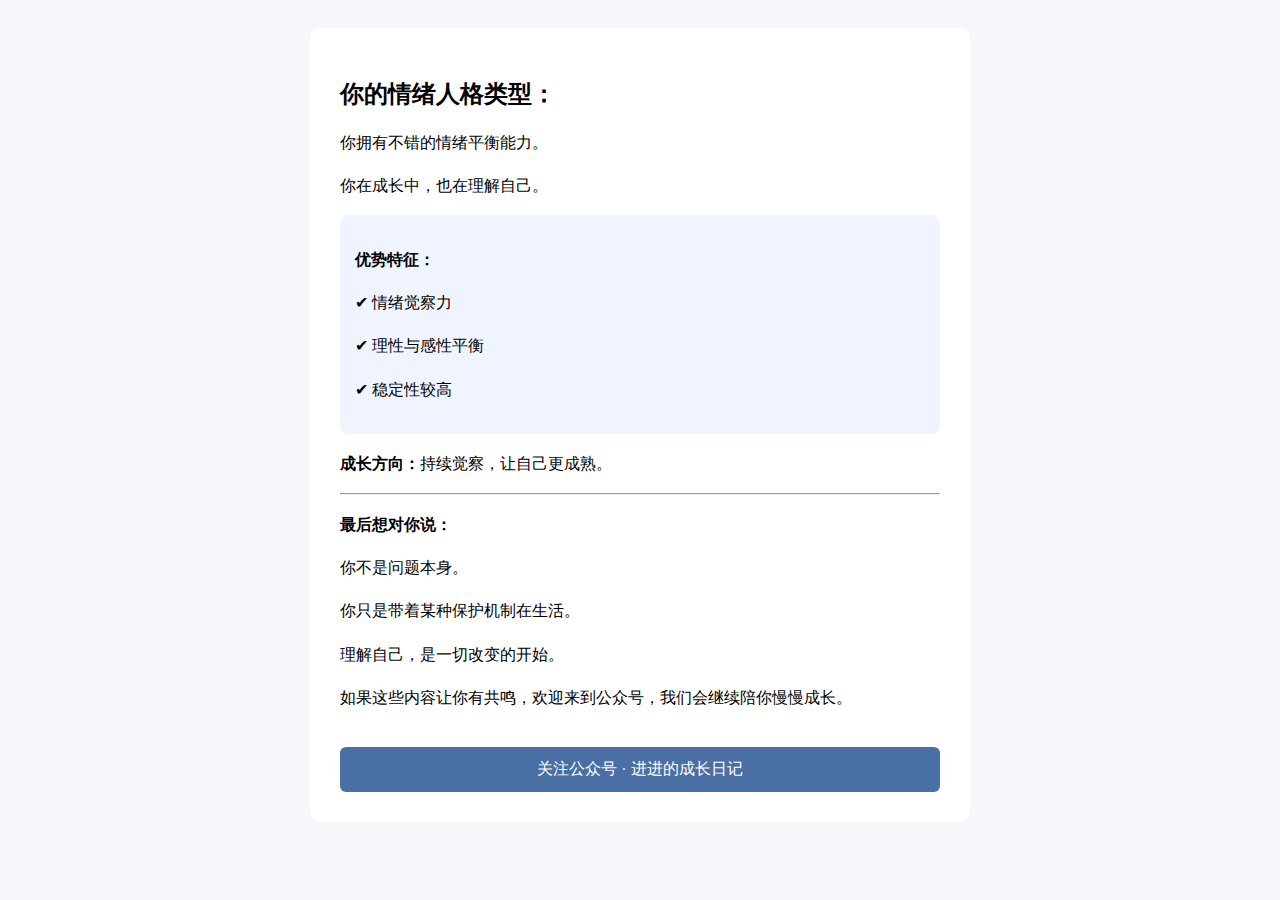
<file: backup_v1/result.html>
<!DOCTYPE html>
<html lang="zh">
<head>
<meta charset="UTF-8">
<title>测试结果</title>
<style>
body{font-family:Arial;background:#f5f7fa;padding:20px;}
.container{max-width:600px;margin:auto;background:white;padding:30px;border-radius:10px;}
h2{margin-bottom:15px;}
p{line-height:1.7;}
button{width:100%;padding:12px;background:#4a6fa5;color:white;border:none;border-radius:6px;font-size:16px;margin-top:20px;}
button:hover{background:#3a5a85;}
.highlight{background:#f0f4ff;padding:15px;border-radius:8px;margin-top:15px;}
</style>
</head>
<body>

<div class="container">
<h2>你的情绪人格类型：</h2>
<h3 id="type"></h3>
<div id="analysis"></div>
<button onclick="follow()">关注公众号 · 进进的成长日记</button>
</div>

<script>
const type=localStorage.getItem("resultType");
document.getElementById("type").innerText=type;

let content="";

if(type==="焦虑型"){
content=`
<p>你是一个对关系非常认真、投入极深的人。</p>
<p>你渴望被回应、被确认、被需要。</p>
<p>你的敏感，其实来源于强烈的在乎。</p>
<div class="highlight">
<p><strong>深层特征：</strong></p>
<p>✔ 情绪波动大</p>
<p>✔ 容易过度思考</p>
<p>✔ 渴望稳定却害怕失去</p>
</div>
<p><strong>成长方向：</strong>建立内在安全感，把关注点从“对方会不会离开”转向“我是否值得被爱”。</p>
`;
}
else if(type==="回避型"){
content=`
<p>你习惯独立，不喜欢情绪失控。</p>
<p>你不是冷漠，只是更擅长自我保护。</p>
<div class="highlight">
<p><strong>深层特征：</strong></p>
<p>✔ 需要空间</p>
<p>✔ 害怕依赖</p>
<p>✔ 情绪表达较少</p>
</div>
<p><strong>成长方向：</strong>学会在安全的关系里，尝试一点点敞开。</p>
`;
}
else if(type==="压抑型"){
content=`
<p>你总是把情绪往心里放。</p>
<p>你习惯忍耐，不轻易麻烦别人。</p>
<div class="highlight">
<p><strong>深层特征：</strong></p>
<p>✔ 外表冷静</p>
<p>✔ 内心积压</p>
<p>✔ 容易疲惫</p>
</div>
<p><strong>成长方向：</strong>允许自己表达真实感受。</p>
`;
}
else{
content=`
<p>你拥有不错的情绪平衡能力。</p>
<p>你在成长中，也在理解自己。</p>
<div class="highlight">
<p><strong>优势特征：</strong></p>
<p>✔ 情绪觉察力</p>
<p>✔ 理性与感性平衡</p>
<p>✔ 稳定性较高</p>
</div>
<p><strong>成长方向：</strong>持续觉察，让自己更成熟。</p>
`;
}

content+=`
<hr>
<p><strong>最后想对你说：</strong></p>
<p>你不是问题本身。</p>
<p>你只是带着某种保护机制在生活。</p>
<p>理解自己，是一切改变的开始。</p>
<p>如果这些内容让你有共鸣，欢迎来到公众号，我们会继续陪你慢慢成长。</p>
`;

document.getElementById("analysis").innerHTML=content;

function follow(){
alert("请微信搜索公众号：进进的成长日记");
}
</script>

</body>
</html>
</file>
